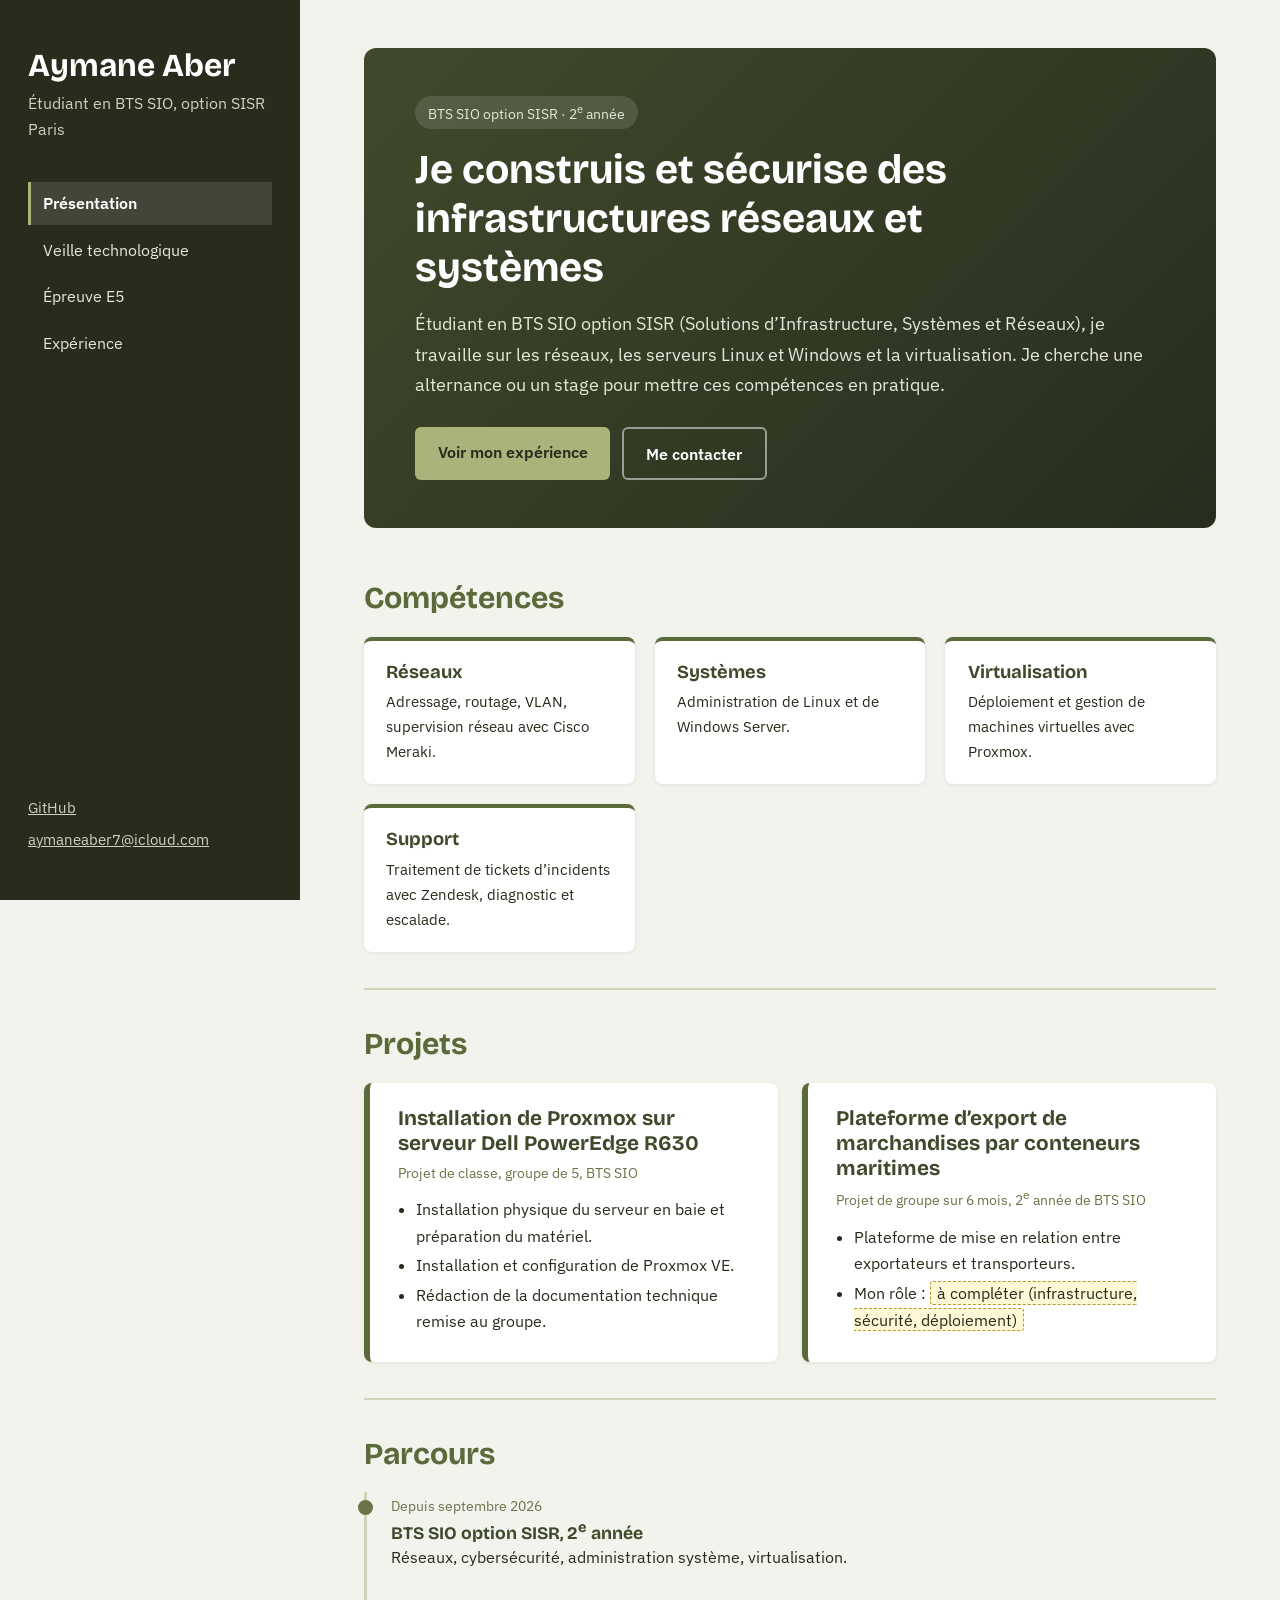
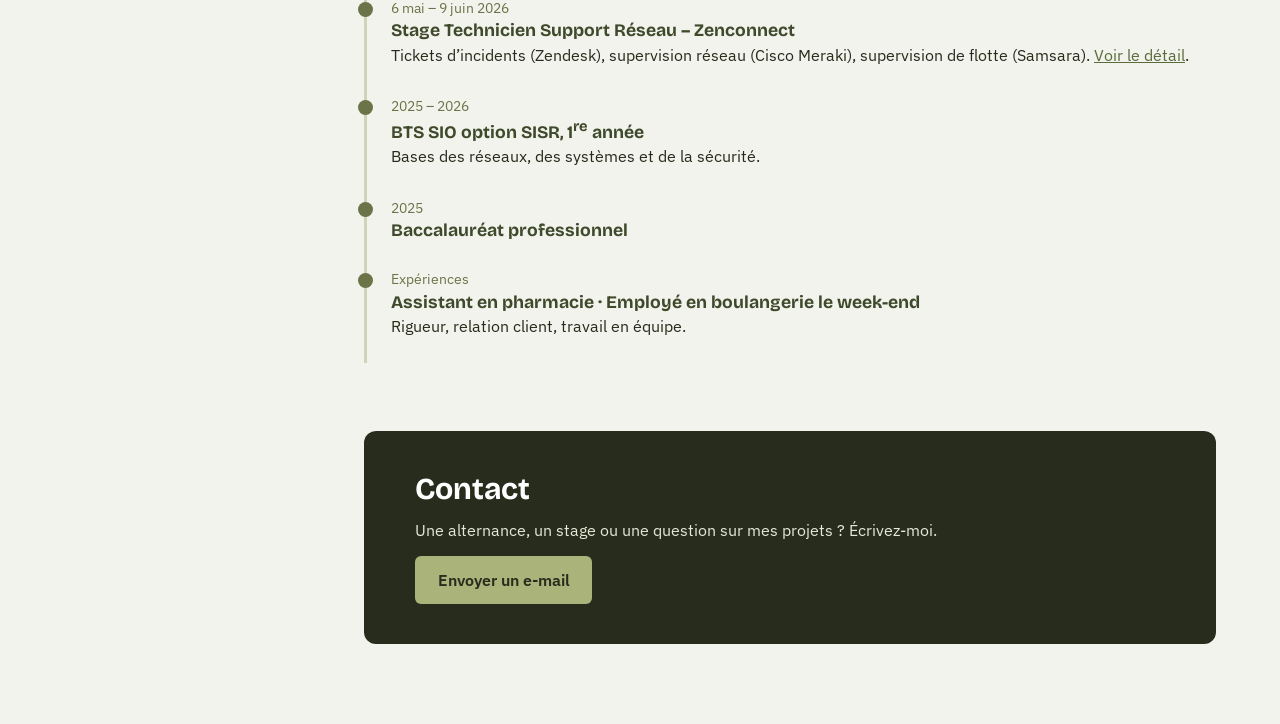
<file: index.html>
<!DOCTYPE html>
<html lang="fr">
<head>
    <meta charset="UTF-8">
    <meta name="viewport" content="width=device-width, initial-scale=1.0">
    <title>Aymane Aber – Portfolio BTS SIO SISR</title>
    <meta name="description" content="Portfolio d’Aymane Aber, étudiant en BTS SIO option SISR : réseaux, systèmes, virtualisation et cybersécurité.">
    <link rel="stylesheet" href="couleur.css">
</head>
<body>

<aside>
    <div>
        <p class="nom">Aymane Aber</p>
        <p class="role">Étudiant en BTS SIO, option SISR<br>Paris</p>
    </div>

    <nav aria-label="Navigation principale">
        <a href="index.html" aria-current="page">Présentation</a>
        <a href="veille.html">Veille technologique</a>
        <a href="e5.html">Épreuve E5</a>
        <a href="exp.html">Expérience</a>
    </nav>

    <p class="liens">
        <a href="https://github.com/Pekno09">GitHub</a>
        <a href="mailto:aymaneaber7@icloud.com">aymaneaber7@icloud.com</a>
    </p>
</aside>

<main class="accueil">

    <div class="hero" id="apropos">
        <span class="etiquette">BTS SIO option SISR · 2<sup>e</sup> année</span>
        <h1>Je construis et sécurise des infrastructures réseaux et systèmes</h1>
        <p>
            Étudiant en BTS SIO option SISR (Solutions d’Infrastructure, Systèmes et Réseaux), je travaille sur les réseaux,
            les serveurs Linux et Windows et la virtualisation. Je cherche une alternance ou un stage pour mettre
            ces compétences en pratique.
        </p>
        <div class="actions">
            <a class="bouton" href="exp.html">Voir mon expérience</a>
            <a class="bouton second" href="#contact">Me contacter</a>
        </div>
    </div>

    <section id="competences">
        <h2>Compétences</h2>
        <div class="competences">
            <div><h3>Réseaux</h3><p>Adressage, routage, VLAN, supervision réseau avec Cisco Meraki.</p></div>
            <div><h3>Systèmes</h3><p>Administration de Linux et de Windows Server.</p></div>
            <div><h3>Virtualisation</h3><p>Déploiement et gestion de machines virtuelles avec Proxmox.</p></div>
            <div><h3>Support</h3><p>Traitement de tickets d’incidents avec Zendesk, diagnostic et escalade.</p></div>
        </div>
    </section>

    <section id="projets">
        <h2>Projets</h2>
        <div class="projets-grille">
            <article class="projet">
                <h3>Installation de Proxmox sur serveur Dell PowerEdge R630</h3>
                <p class="meta">Projet de classe, groupe de 5, BTS SIO</p>
                <ul>
                    <li>Installation physique du serveur en baie et préparation du matériel.</li>
                    <li>Installation et configuration de Proxmox VE.</li>
                    <li>Rédaction de la documentation technique remise au groupe.</li>
                </ul>
            </article>
            <article class="projet">
                <h3>Plateforme d’export de marchandises par conteneurs maritimes</h3>
                <p class="meta">Projet de groupe sur 6 mois, 2<sup>e</sup> année de BTS SIO</p>
                <ul>
                    <li>Plateforme de mise en relation entre exportateurs et transporteurs.</li>
                    <li>Mon rôle : <span class="todo">à compléter (infrastructure, sécurité, déploiement)</span></li>
                </ul>
            </article>
        </div>
    </section>

    <section id="parcours">
        <h2>Parcours</h2>
        <ul class="parcours">
            <li><span class="date">Depuis septembre 2026</span><h3>BTS SIO option SISR, 2<sup>e</sup> année</h3><p>Réseaux, cybersécurité, administration système, virtualisation.</p></li>
            <li><span class="date">6 mai – 9 juin 2026</span><h3>Stage Technicien Support Réseau – Zenconnect</h3><p>Tickets d’incidents (Zendesk), supervision réseau (Cisco Meraki), supervision de flotte (Samsara). <a href="exp.html">Voir le détail</a>.</p></li>
            <li><span class="date">2025 – 2026</span><h3>BTS SIO option SISR, 1<sup>re</sup> année</h3><p>Bases des réseaux, des systèmes et de la sécurité.</p></li>
            <li><span class="date">2025</span><h3>Baccalauréat professionnel</h3></li>
            <li><span class="date">Expériences</span><h3>Assistant en pharmacie · Employé en boulangerie le week-end</h3><p>Rigueur, relation client, travail en équipe.</p></li>
        </ul>
    </section>

    <section id="contact" class="contact-box">
        <h2>Contact</h2>
        <p>Une alternance, un stage ou une question sur mes projets ? Écrivez-moi.</p>
        <a class="bouton" href="mailto:aymaneaber7@icloud.com">Envoyer un e-mail</a>
    </section>
</main>

</body>
</html>
</file>
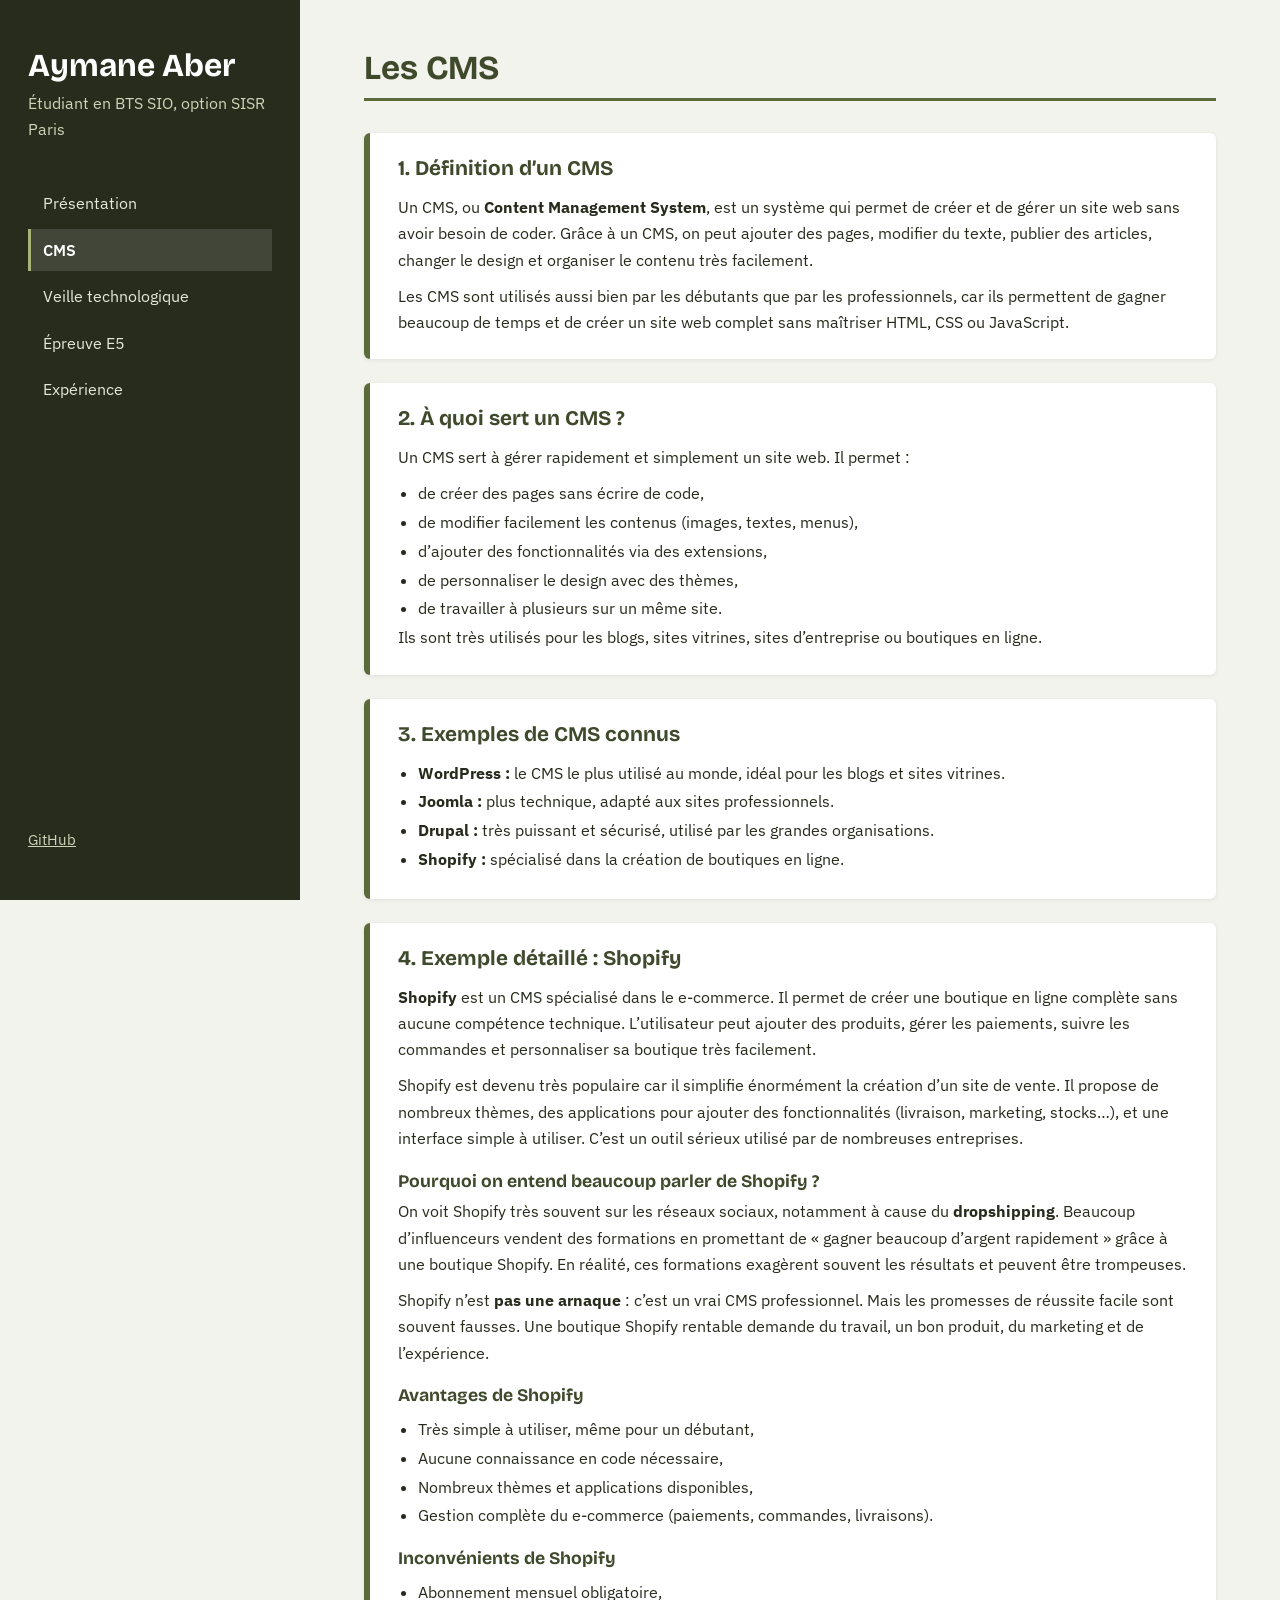
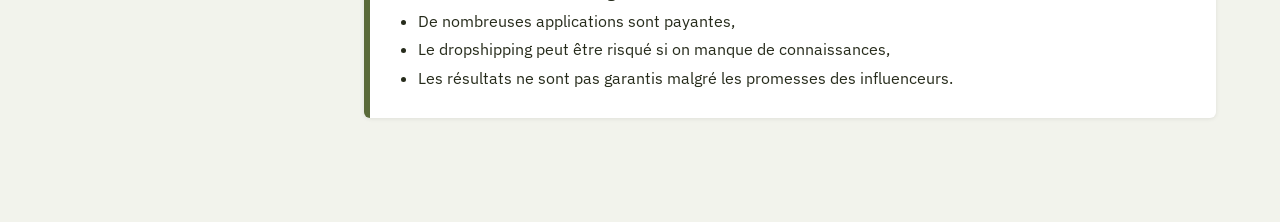
<file: cms.html>
<!DOCTYPE html>
<html lang="fr">
<head>
    <meta charset="UTF-8">
    <meta name="viewport" content="width=device-width, initial-scale=1.0">
    <title>Les CMS - Portfolio</title>
    <link rel="stylesheet" href="couleur.css">
</head>
<body>

<aside>
    <div>
        <p class="nom">Aymane Aber</p>
        <p class="role">Étudiant en BTS SIO, option SISR<br>Paris</p>
    </div>

    <nav aria-label="Navigation principale">
        <a href="index.html">Présentation</a>
        <a href="cms.html" aria-current="page">CMS</a>
        <a href="veille.html">Veille technologique</a>
        <a href="e5.html">Épreuve E5</a>
        <a href="exp.html">Expérience</a>
    </nav>

    <p class="liens"><a href="https://github.com/Pekno09">GitHub</a></p>
</aside>

<main>
    <h1>Les CMS</h1>

    <section class="carte">
        <h2>1. Définition d’un CMS</h2>
        <p>
            Un CMS, ou <b>Content Management System</b>, est un système qui permet de créer et de gérer un site web
            sans avoir besoin de coder. Grâce à un CMS, on peut ajouter des pages, modifier du texte, publier des articles,
            changer le design et organiser le contenu très facilement.
        </p>
        <p>
            Les CMS sont utilisés aussi bien par les débutants que par les professionnels, car ils permettent de gagner
            beaucoup de temps et de créer un site web complet sans maîtriser HTML, CSS ou JavaScript.
        </p>
    </section>

    <section class="carte">
        <h2>2. À quoi sert un CMS ?</h2>
        <p>Un CMS sert à gérer rapidement et simplement un site web. Il permet :</p>
        <ul>
            <li>de créer des pages sans écrire de code,</li>
            <li>de modifier facilement les contenus (images, textes, menus),</li>
            <li>d’ajouter des fonctionnalités via des extensions,</li>
            <li>de personnaliser le design avec des thèmes,</li>
            <li>de travailler à plusieurs sur un même site.</li>
        </ul>
        <p>Ils sont très utilisés pour les blogs, sites vitrines, sites d’entreprise ou boutiques en ligne.</p>
    </section>

    <section class="carte">
        <h2>3. Exemples de CMS connus</h2>
        <ul>
            <li><b>WordPress :</b> le CMS le plus utilisé au monde, idéal pour les blogs et sites vitrines.</li>
            <li><b>Joomla :</b> plus technique, adapté aux sites professionnels.</li>
            <li><b>Drupal :</b> très puissant et sécurisé, utilisé par les grandes organisations.</li>
            <li><b>Shopify :</b> spécialisé dans la création de boutiques en ligne.</li>
        </ul>
    </section>

    <section class="carte">
        <h2>4. Exemple détaillé : Shopify</h2>

        <p>
            <b>Shopify</b> est un CMS spécialisé dans le e-commerce. Il permet de créer une boutique en ligne complète
            sans aucune compétence technique. L’utilisateur peut ajouter des produits, gérer les paiements, suivre les
            commandes et personnaliser sa boutique très facilement.
        </p>
        <p>
            Shopify est devenu très populaire car il simplifie énormément la création d’un site de vente. Il propose
            de nombreux thèmes, des applications pour ajouter des fonctionnalités (livraison, marketing, stocks…),
            et une interface simple à utiliser. C’est un outil sérieux utilisé par de nombreuses entreprises.
        </p>

        <h3>Pourquoi on entend beaucoup parler de Shopify ?</h3>
        <p>
            On voit Shopify très souvent sur les réseaux sociaux, notamment à cause du <b>dropshipping</b>.
            Beaucoup d’influenceurs vendent des formations en promettant de « gagner beaucoup d’argent rapidement »
            grâce à une boutique Shopify. En réalité, ces formations exagèrent souvent les résultats et peuvent être trompeuses.
        </p>
        <p>
            Shopify n’est <b>pas une arnaque</b> : c’est un vrai CMS professionnel.
            Mais les promesses de réussite facile sont souvent fausses. Une boutique Shopify rentable demande du travail,
            un bon produit, du marketing et de l’expérience.
        </p>

        <h3>Avantages de Shopify</h3>
        <ul>
            <li>Très simple à utiliser, même pour un débutant,</li>
            <li>Aucune connaissance en code nécessaire,</li>
            <li>Nombreux thèmes et applications disponibles,</li>
            <li>Gestion complète du e-commerce (paiements, commandes, livraisons).</li>
        </ul>

        <h3>Inconvénients de Shopify</h3>
        <ul>
            <li>Abonnement mensuel obligatoire,</li>
            <li>De nombreuses applications sont payantes,</li>
            <li>Le dropshipping peut être risqué si on manque de connaissances,</li>
            <li>Les résultats ne sont pas garantis malgré les promesses des influenceurs.</li>
        </ul>
    </section>
</main>

</body>
</html>
</file>
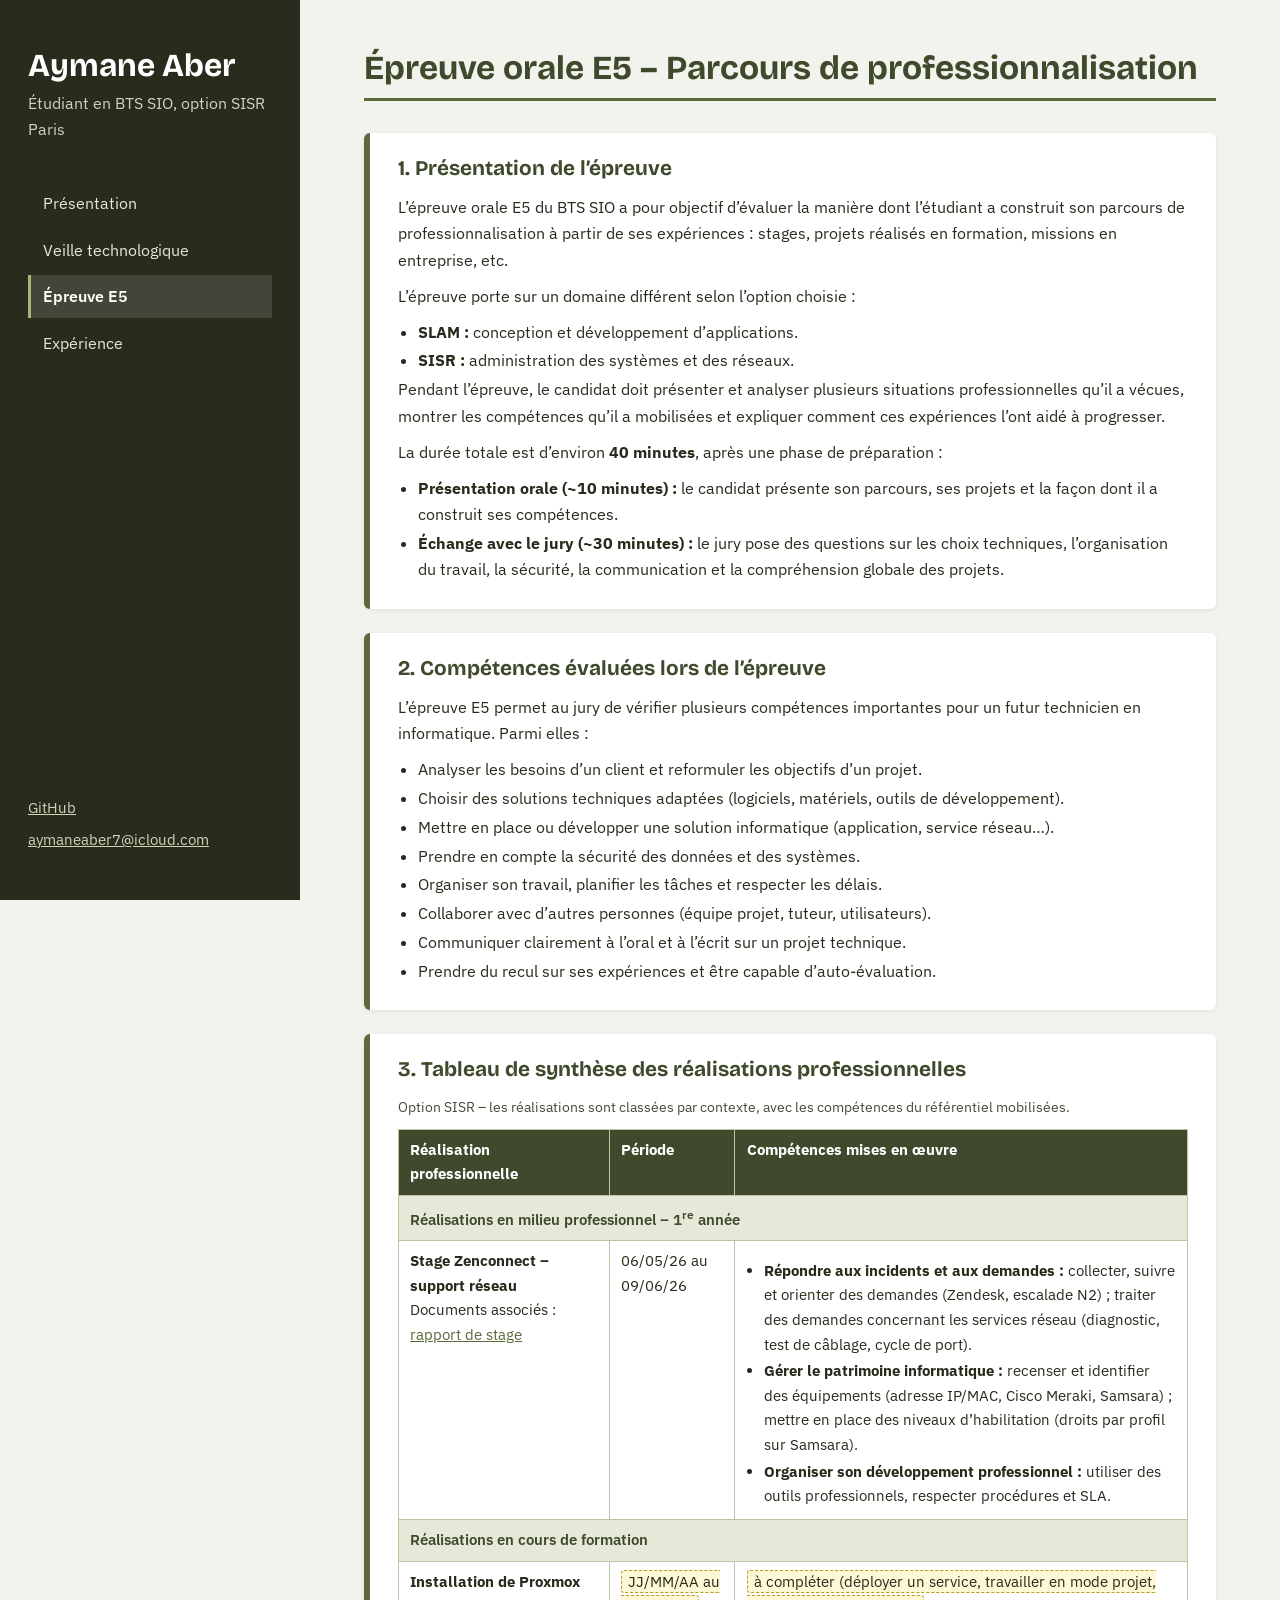
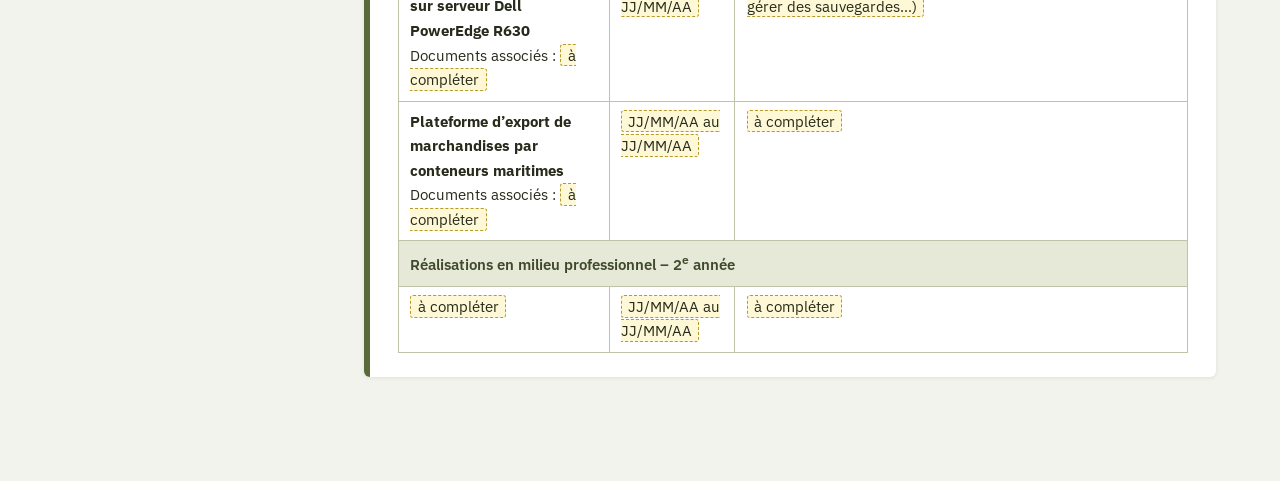
<file: e5.html>
<!DOCTYPE html>
<html lang="fr">
<head>
    <meta charset="UTF-8">
    <meta name="viewport" content="width=device-width, initial-scale=1.0">
    <title>Épreuve E5 - Portfolio</title>
    <link rel="stylesheet" href="couleur.css">
</head>
<body>

<aside>
    <div>
        <p class="nom">Aymane Aber</p>
        <p class="role">Étudiant en BTS SIO, option SISR<br>Paris</p>
    </div>

    <nav aria-label="Navigation principale">
        <a href="index.html">Présentation</a>
        <a href="veille.html">Veille technologique</a>
        <a href="e5.html" aria-current="page">Épreuve E5</a>
        <a href="exp.html">Expérience</a>
    </nav>

    <p class="liens">
        <a href="https://github.com/Pekno09">GitHub</a>
        <a href="mailto:aymaneaber7@icloud.com">aymaneaber7@icloud.com</a>
    </p>
</aside>

<main>
    <h1>Épreuve orale E5 – Parcours de professionnalisation</h1>

    <section class="carte">
        <h2>1. Présentation de l’épreuve</h2>
        <p>
            L’épreuve orale E5 du BTS SIO a pour objectif d’évaluer la manière dont l’étudiant a construit son
            parcours de professionnalisation à partir de ses expériences : stages, projets réalisés en formation,
            missions en entreprise, etc.
        </p>
        <p>L’épreuve porte sur un domaine différent selon l’option choisie :</p>
        <ul>
            <li><b>SLAM :</b> conception et développement d’applications.</li>
            <li><b>SISR :</b> administration des systèmes et des réseaux.</li>
        </ul>
        <p>
            Pendant l’épreuve, le candidat doit présenter et analyser plusieurs situations professionnelles
            qu’il a vécues, montrer les compétences qu’il a mobilisées et expliquer comment ces expériences
            l’ont aidé à progresser.
        </p>
        <p>La durée totale est d’environ <b>40 minutes</b>, après une phase de préparation :</p>
        <ul>
            <li><b>Présentation orale (~10 minutes) :</b> le candidat présente son parcours, ses projets
                et la façon dont il a construit ses compétences.</li>
            <li><b>Échange avec le jury (~30 minutes) :</b> le jury pose des questions sur les choix
                techniques, l’organisation du travail, la sécurité, la communication et la compréhension
                globale des projets.</li>
        </ul>
    </section>

    <section class="carte">
        <h2>2. Compétences évaluées lors de l’épreuve</h2>
        <p>
            L’épreuve E5 permet au jury de vérifier plusieurs compétences importantes pour un futur
            technicien en informatique. Parmi elles :
        </p>
        <ul>
            <li>Analyser les besoins d’un client et reformuler les objectifs d’un projet.</li>
            <li>Choisir des solutions techniques adaptées (logiciels, matériels, outils de développement).</li>
            <li>Mettre en place ou développer une solution informatique (application, service réseau…).</li>
            <li>Prendre en compte la sécurité des données et des systèmes.</li>
            <li>Organiser son travail, planifier les tâches et respecter les délais.</li>
            <li>Collaborer avec d’autres personnes (équipe projet, tuteur, utilisateurs).</li>
            <li>Communiquer clairement à l’oral et à l’écrit sur un projet technique.</li>
            <li>Prendre du recul sur ses expériences et être capable d’auto-évaluation.</li>
        </ul>
    </section>

    <section class="carte">
        <h2>3. Tableau de synthèse des réalisations professionnelles</h2>
        <p class="note">Option SISR – les réalisations sont classées par contexte, avec les compétences du référentiel mobilisées.</p>

        <div class="defile">
            <table class="synthese">
                <thead>
                    <tr>
                        <th>Réalisation professionnelle</th>
                        <th>Période</th>
                        <th>Compétences mises en œuvre</th>
                    </tr>
                </thead>
                <tbody>
                    <tr class="bande"><td colspan="3">Réalisations en milieu professionnel – 1<sup>re</sup> année</td></tr>
                    <tr>
                        <td>
                            <b>Stage Zenconnect – support réseau</b><br>
                            Documents associés : <a href="ZENRAPPORT.pdf" target="_blank" rel="noopener">rapport de stage</a>
                        </td>
                        <td>06/05/26 au 09/06/26</td>
                        <td>
                            <ul>
                                <li><b>Répondre aux incidents et aux demandes :</b> collecter, suivre et orienter des demandes (Zendesk, escalade N2) ; traiter des demandes concernant les services réseau (diagnostic, test de câblage, cycle de port).</li>
                                <li><b>Gérer le patrimoine informatique :</b> recenser et identifier des équipements (adresse IP/MAC, Cisco Meraki, Samsara) ; mettre en place des niveaux d’habilitation (droits par profil sur Samsara).</li>
                                <li><b>Organiser son développement professionnel :</b> utiliser des outils professionnels, respecter procédures et SLA.</li>
                            </ul>
                        </td>
                    </tr>

                    <tr class="bande"><td colspan="3">Réalisations en cours de formation</td></tr>
                    <tr>
                        <td>
                            <b>Installation de Proxmox sur serveur Dell PowerEdge R630</b><br>
                            Documents associés : <span class="todo">à compléter</span>
                        </td>
                        <td><span class="todo">JJ/MM/AA au JJ/MM/AA</span></td>
                        <td><span class="todo">à compléter (déployer un service, travailler en mode projet, gérer des sauvegardes…)</span></td>
                    </tr>
                    <tr>
                        <td>
                            <b>Plateforme d’export de marchandises par conteneurs maritimes</b><br>
                            Documents associés : <span class="todo">à compléter</span>
                        </td>
                        <td><span class="todo">JJ/MM/AA au JJ/MM/AA</span></td>
                        <td><span class="todo">à compléter</span></td>
                    </tr>

                    <tr class="bande"><td colspan="3">Réalisations en milieu professionnel – 2<sup>e</sup> année</td></tr>
                    <tr>
                        <td><span class="todo">à compléter</span></td>
                        <td><span class="todo">JJ/MM/AA au JJ/MM/AA</span></td>
                        <td><span class="todo">à compléter</span></td>
                    </tr>
                </tbody>
            </table>
        </div>
    </section>
</main>

</body>
</html>
</file>
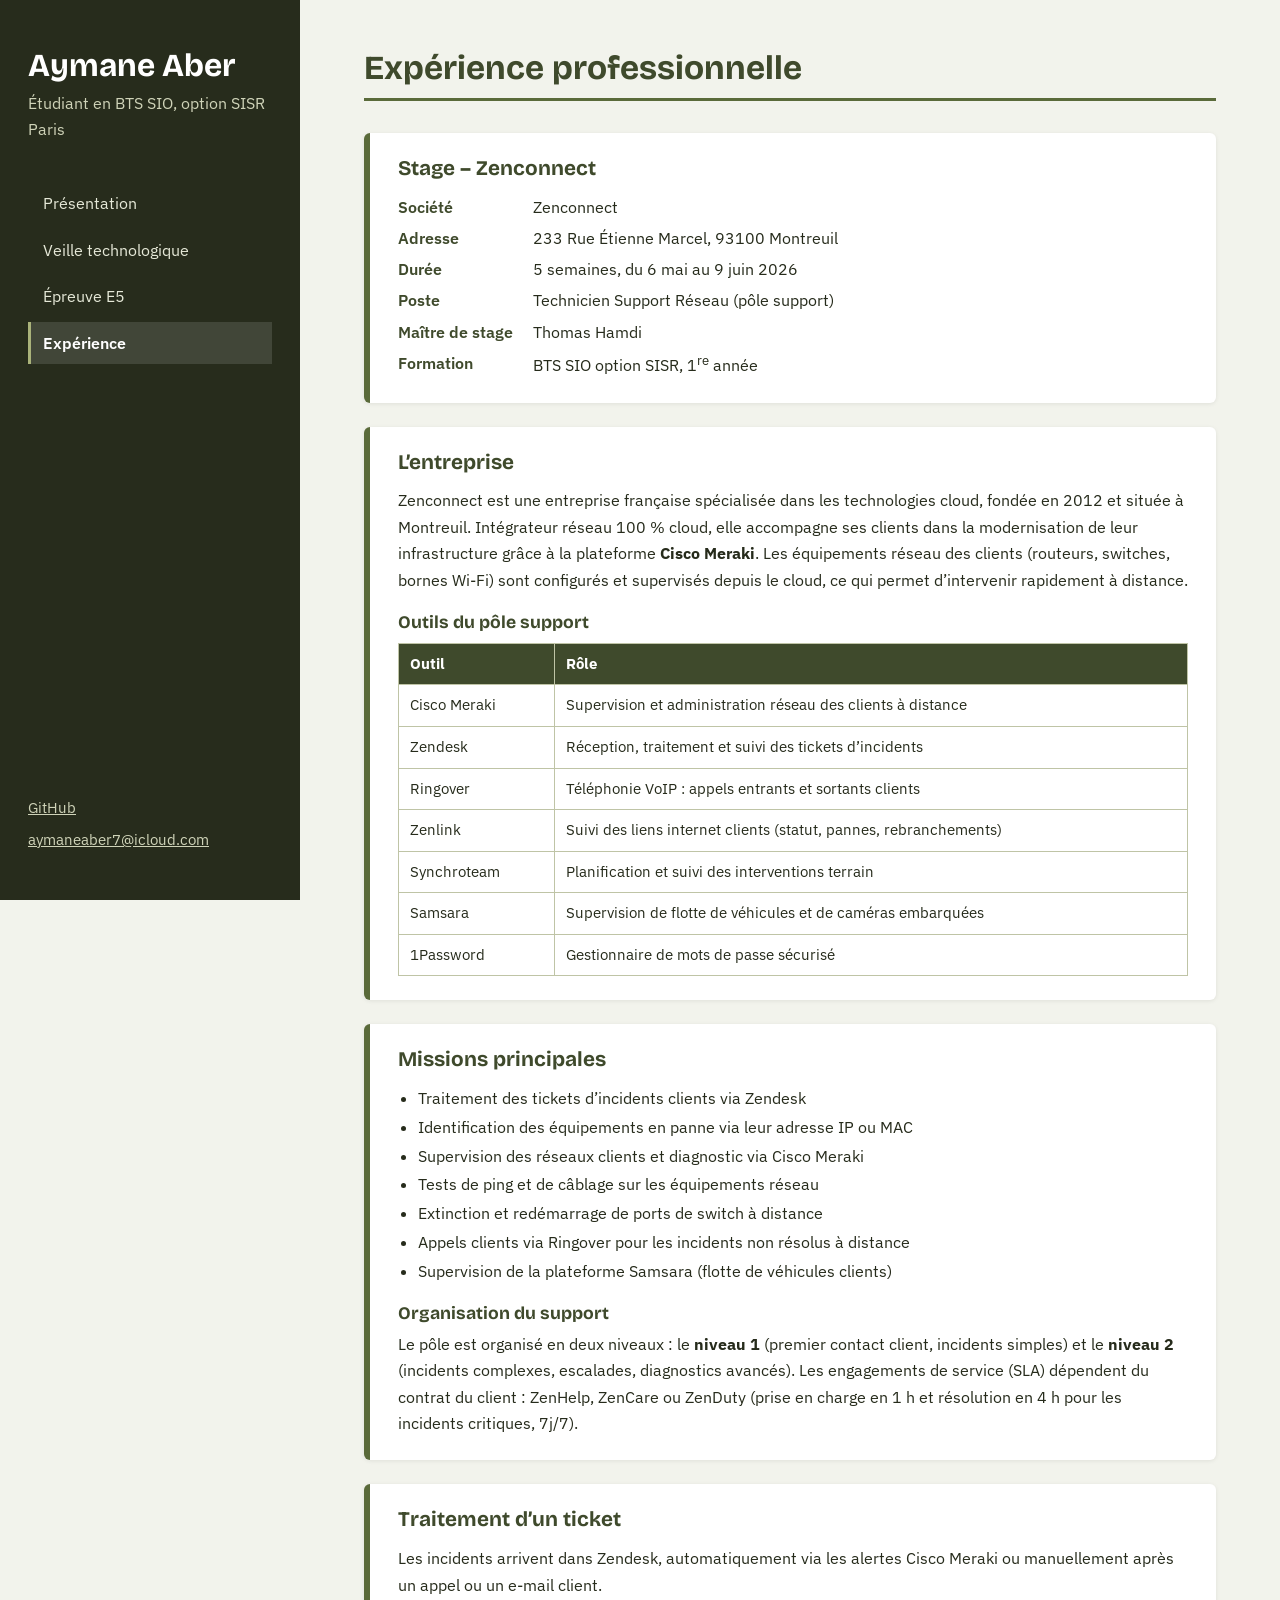
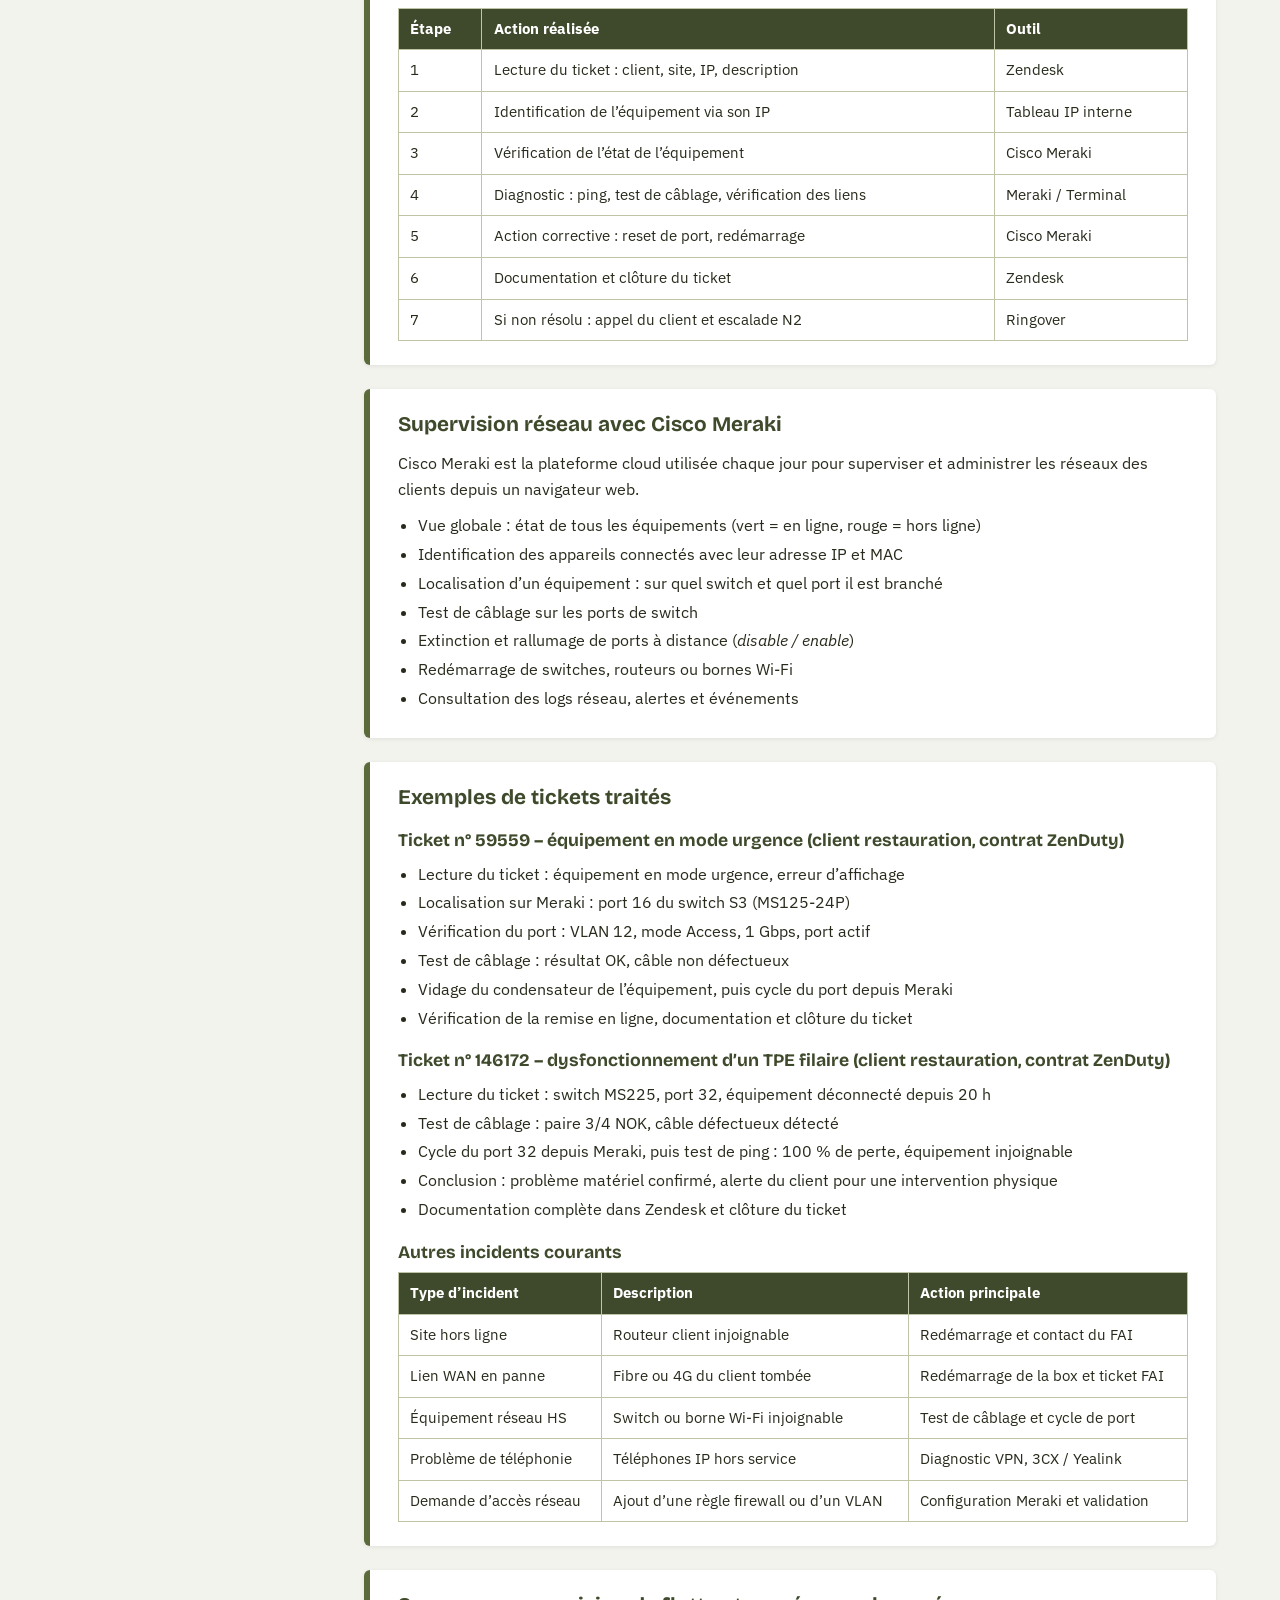
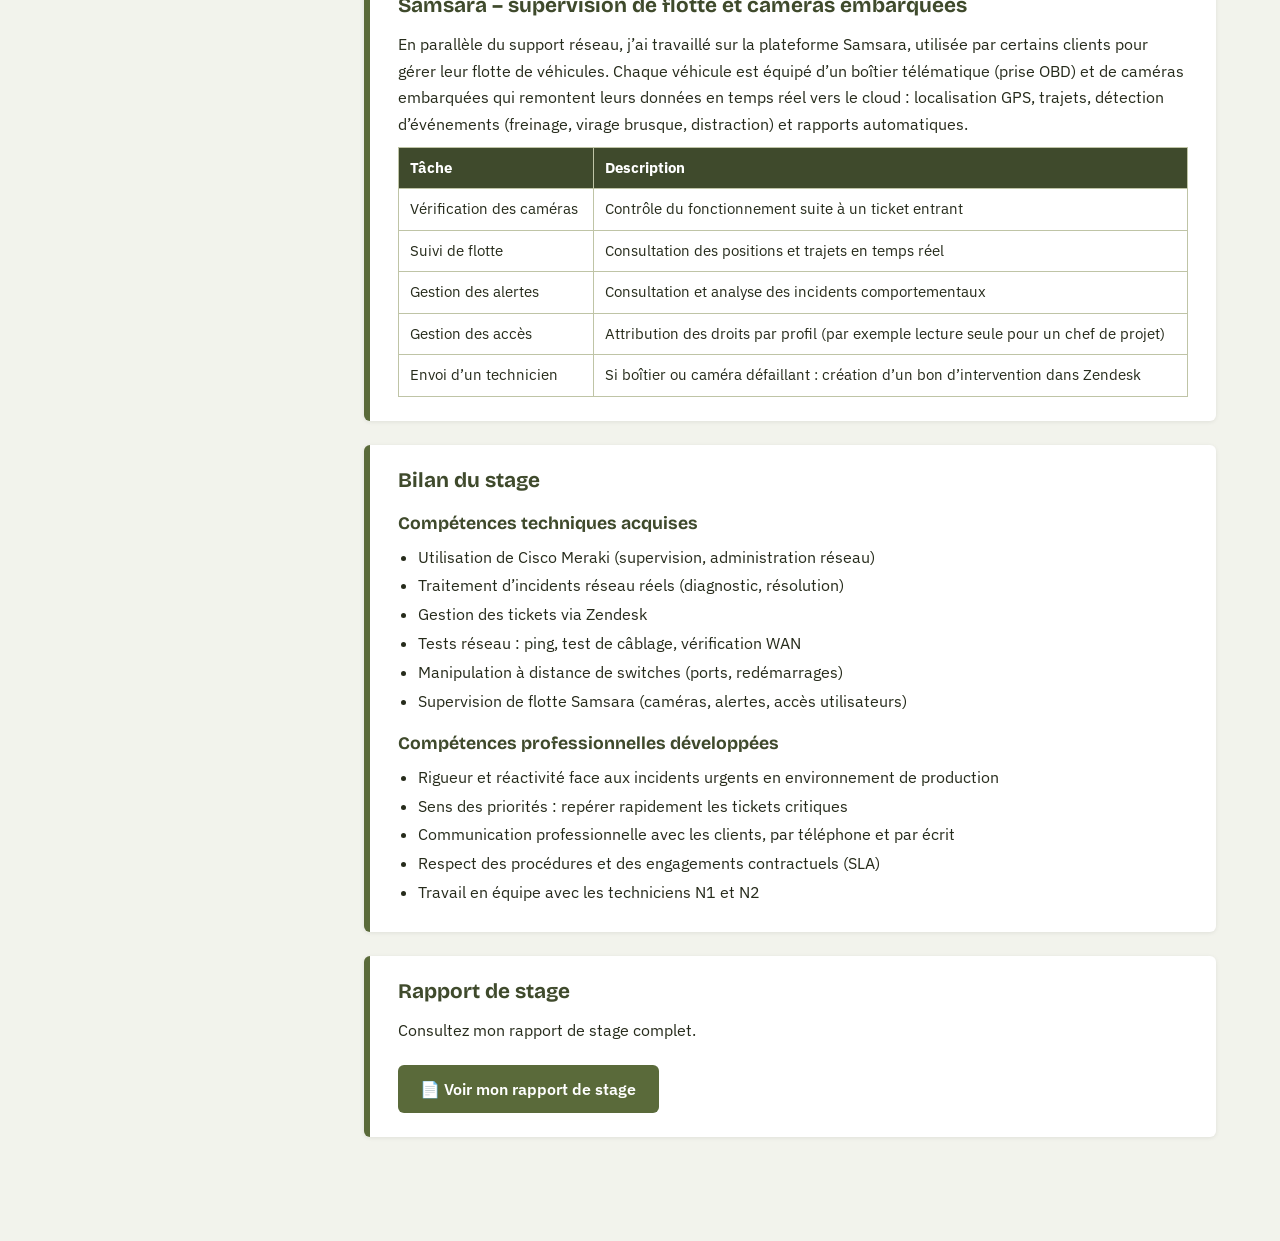
<file: exp.html>
<!DOCTYPE html>
<html lang="fr">
<head>
    <meta charset="UTF-8">
    <meta name="viewport" content="width=device-width, initial-scale=1.0">
    <title>Expérience - Portfolio</title>
    <link rel="stylesheet" href="couleur.css">
</head>
<body>

<aside>
    <div>
        <p class="nom">Aymane Aber</p>
        <p class="role">Étudiant en BTS SIO, option SISR<br>Paris</p>
    </div>

    <nav aria-label="Navigation principale">
        <a href="index.html">Présentation</a>
        <a href="veille.html">Veille technologique</a>
        <a href="e5.html">Épreuve E5</a>
        <a href="exp.html" aria-current="page">Expérience</a>
    </nav>

    <p class="liens">
        <a href="https://github.com/Pekno09">GitHub</a>
        <a href="mailto:aymaneaber7@icloud.com">aymaneaber7@icloud.com</a>
    </p>
</aside>

<main>
    <h1>Expérience professionnelle</h1>

    <section class="carte">
        <h2>Stage – Zenconnect</h2>
        <dl class="info">
            <dt>Société</dt><dd>Zenconnect</dd>
            <dt>Adresse</dt><dd>233 Rue Étienne Marcel, 93100 Montreuil</dd>
            <dt>Durée</dt><dd>5 semaines, du 6 mai au 9 juin 2026</dd>
            <dt>Poste</dt><dd>Technicien Support Réseau (pôle support)</dd>
            <dt>Maître de stage</dt><dd>Thomas Hamdi</dd>
            <dt>Formation</dt><dd>BTS SIO option SISR, 1<sup>re</sup> année</dd>
        </dl>
    </section>

    <section class="carte">
        <h2>L’entreprise</h2>
        <p>
            Zenconnect est une entreprise française spécialisée dans les technologies cloud, fondée en 2012 et située à Montreuil.
            Intégrateur réseau 100 % cloud, elle accompagne ses clients dans la modernisation de leur infrastructure grâce à la
            plateforme <b>Cisco Meraki</b>. Les équipements réseau des clients (routeurs, switches, bornes Wi-Fi) sont configurés et
            supervisés depuis le cloud, ce qui permet d’intervenir rapidement à distance.
        </p>
        <h3>Outils du pôle support</h3>
        <div class="defile">
            <table class="journal">
                <thead><tr><th>Outil</th><th>Rôle</th></tr></thead>
                <tbody>
                    <tr><td>Cisco Meraki</td><td>Supervision et administration réseau des clients à distance</td></tr>
                    <tr><td>Zendesk</td><td>Réception, traitement et suivi des tickets d’incidents</td></tr>
                    <tr><td>Ringover</td><td>Téléphonie VoIP : appels entrants et sortants clients</td></tr>
                    <tr><td>Zenlink</td><td>Suivi des liens internet clients (statut, pannes, rebranchements)</td></tr>
                    <tr><td>Synchroteam</td><td>Planification et suivi des interventions terrain</td></tr>
                    <tr><td>Samsara</td><td>Supervision de flotte de véhicules et de caméras embarquées</td></tr>
                    <tr><td>1Password</td><td>Gestionnaire de mots de passe sécurisé</td></tr>
                </tbody>
            </table>
        </div>
    </section>

    <section class="carte">
        <h2>Missions principales</h2>
        <ul>
            <li>Traitement des tickets d’incidents clients via Zendesk</li>
            <li>Identification des équipements en panne via leur adresse IP ou MAC</li>
            <li>Supervision des réseaux clients et diagnostic via Cisco Meraki</li>
            <li>Tests de ping et de câblage sur les équipements réseau</li>
            <li>Extinction et redémarrage de ports de switch à distance</li>
            <li>Appels clients via Ringover pour les incidents non résolus à distance</li>
            <li>Supervision de la plateforme Samsara (flotte de véhicules clients)</li>
        </ul>
        <h3>Organisation du support</h3>
        <p>
            Le pôle est organisé en deux niveaux : le <b>niveau 1</b> (premier contact client, incidents simples)
            et le <b>niveau 2</b> (incidents complexes, escalades, diagnostics avancés).
            Les engagements de service (SLA) dépendent du contrat du client : ZenHelp, ZenCare ou ZenDuty
            (prise en charge en 1 h et résolution en 4 h pour les incidents critiques, 7j/7).
        </p>
    </section>

    <section class="carte">
        <h2>Traitement d’un ticket</h2>
        <p>Les incidents arrivent dans Zendesk, automatiquement via les alertes Cisco Meraki ou manuellement après un appel ou un e-mail client.</p>
        <div class="defile">
            <table class="journal">
                <thead><tr><th>Étape</th><th>Action réalisée</th><th>Outil</th></tr></thead>
                <tbody>
                    <tr><td>1</td><td>Lecture du ticket : client, site, IP, description</td><td>Zendesk</td></tr>
                    <tr><td>2</td><td>Identification de l’équipement via son IP</td><td>Tableau IP interne</td></tr>
                    <tr><td>3</td><td>Vérification de l’état de l’équipement</td><td>Cisco Meraki</td></tr>
                    <tr><td>4</td><td>Diagnostic : ping, test de câblage, vérification des liens</td><td>Meraki / Terminal</td></tr>
                    <tr><td>5</td><td>Action corrective : reset de port, redémarrage</td><td>Cisco Meraki</td></tr>
                    <tr><td>6</td><td>Documentation et clôture du ticket</td><td>Zendesk</td></tr>
                    <tr><td>7</td><td>Si non résolu : appel du client et escalade N2</td><td>Ringover</td></tr>
                </tbody>
            </table>
        </div>
    </section>

    <section class="carte">
        <h2>Supervision réseau avec Cisco Meraki</h2>
        <p>Cisco Meraki est la plateforme cloud utilisée chaque jour pour superviser et administrer les réseaux des clients depuis un navigateur web.</p>
        <ul>
            <li>Vue globale : état de tous les équipements (vert = en ligne, rouge = hors ligne)</li>
            <li>Identification des appareils connectés avec leur adresse IP et MAC</li>
            <li>Localisation d’un équipement : sur quel switch et quel port il est branché</li>
            <li>Test de câblage sur les ports de switch</li>
            <li>Extinction et rallumage de ports à distance (<i>disable / enable</i>)</li>
            <li>Redémarrage de switches, routeurs ou bornes Wi-Fi</li>
            <li>Consultation des logs réseau, alertes et événements</li>
        </ul>
    </section>

    <section class="carte">
        <h2>Exemples de tickets traités</h2>

        <h3>Ticket n° 59559 – équipement en mode urgence (client restauration, contrat ZenDuty)</h3>
        <ul>
            <li>Lecture du ticket : équipement en mode urgence, erreur d’affichage</li>
            <li>Localisation sur Meraki : port 16 du switch S3 (MS125-24P)</li>
            <li>Vérification du port : VLAN 12, mode Access, 1 Gbps, port actif</li>
            <li>Test de câblage : résultat OK, câble non défectueux</li>
            <li>Vidage du condensateur de l’équipement, puis cycle du port depuis Meraki</li>
            <li>Vérification de la remise en ligne, documentation et clôture du ticket</li>
        </ul>

        <h3>Ticket n° 146172 – dysfonctionnement d’un TPE filaire (client restauration, contrat ZenDuty)</h3>
        <ul>
            <li>Lecture du ticket : switch MS225, port 32, équipement déconnecté depuis 20 h</li>
            <li>Test de câblage : paire 3/4 NOK, câble défectueux détecté</li>
            <li>Cycle du port 32 depuis Meraki, puis test de ping : 100 % de perte, équipement injoignable</li>
            <li>Conclusion : problème matériel confirmé, alerte du client pour une intervention physique</li>
            <li>Documentation complète dans Zendesk et clôture du ticket</li>
        </ul>

        <h3>Autres incidents courants</h3>
        <div class="defile">
            <table class="journal">
                <thead><tr><th>Type d’incident</th><th>Description</th><th>Action principale</th></tr></thead>
                <tbody>
                    <tr><td>Site hors ligne</td><td>Routeur client injoignable</td><td>Redémarrage et contact du FAI</td></tr>
                    <tr><td>Lien WAN en panne</td><td>Fibre ou 4G du client tombée</td><td>Redémarrage de la box et ticket FAI</td></tr>
                    <tr><td>Équipement réseau HS</td><td>Switch ou borne Wi-Fi injoignable</td><td>Test de câblage et cycle de port</td></tr>
                    <tr><td>Problème de téléphonie</td><td>Téléphones IP hors service</td><td>Diagnostic VPN, 3CX / Yealink</td></tr>
                    <tr><td>Demande d’accès réseau</td><td>Ajout d’une règle firewall ou d’un VLAN</td><td>Configuration Meraki et validation</td></tr>
                </tbody>
            </table>
        </div>
    </section>

    <section class="carte">
        <h2>Samsara – supervision de flotte et caméras embarquées</h2>
        <p>
            En parallèle du support réseau, j’ai travaillé sur la plateforme Samsara, utilisée par certains clients pour gérer
            leur flotte de véhicules. Chaque véhicule est équipé d’un boîtier télématique (prise OBD) et de caméras embarquées
            qui remontent leurs données en temps réel vers le cloud : localisation GPS, trajets, détection d’événements
            (freinage, virage brusque, distraction) et rapports automatiques.
        </p>
        <div class="defile">
            <table class="journal">
                <thead><tr><th>Tâche</th><th>Description</th></tr></thead>
                <tbody>
                    <tr><td>Vérification des caméras</td><td>Contrôle du fonctionnement suite à un ticket entrant</td></tr>
                    <tr><td>Suivi de flotte</td><td>Consultation des positions et trajets en temps réel</td></tr>
                    <tr><td>Gestion des alertes</td><td>Consultation et analyse des incidents comportementaux</td></tr>
                    <tr><td>Gestion des accès</td><td>Attribution des droits par profil (par exemple lecture seule pour un chef de projet)</td></tr>
                    <tr><td>Envoi d’un technicien</td><td>Si boîtier ou caméra défaillant : création d’un bon d’intervention dans Zendesk</td></tr>
                </tbody>
            </table>
        </div>
    </section>

    <section class="carte">
        <h2>Bilan du stage</h2>
        <h3>Compétences techniques acquises</h3>
        <ul>
            <li>Utilisation de Cisco Meraki (supervision, administration réseau)</li>
            <li>Traitement d’incidents réseau réels (diagnostic, résolution)</li>
            <li>Gestion des tickets via Zendesk</li>
            <li>Tests réseau : ping, test de câblage, vérification WAN</li>
            <li>Manipulation à distance de switches (ports, redémarrages)</li>
            <li>Supervision de flotte Samsara (caméras, alertes, accès utilisateurs)</li>
        </ul>
        <h3>Compétences professionnelles développées</h3>
        <ul>
            <li>Rigueur et réactivité face aux incidents urgents en environnement de production</li>
            <li>Sens des priorités : repérer rapidement les tickets critiques</li>
            <li>Communication professionnelle avec les clients, par téléphone et par écrit</li>
            <li>Respect des procédures et des engagements contractuels (SLA)</li>
            <li>Travail en équipe avec les techniciens N1 et N2</li>
        </ul>
    </section>

    <section class="carte">
        <h2>Rapport de stage</h2>
        <p>Consultez mon rapport de stage complet.</p>
        <p><a class="bouton" href="ZENRAPPORT.pdf" target="_blank" rel="noopener">📄 Voir mon rapport de stage</a></p>
    </section>
</main>

</body>
</html>
</file>
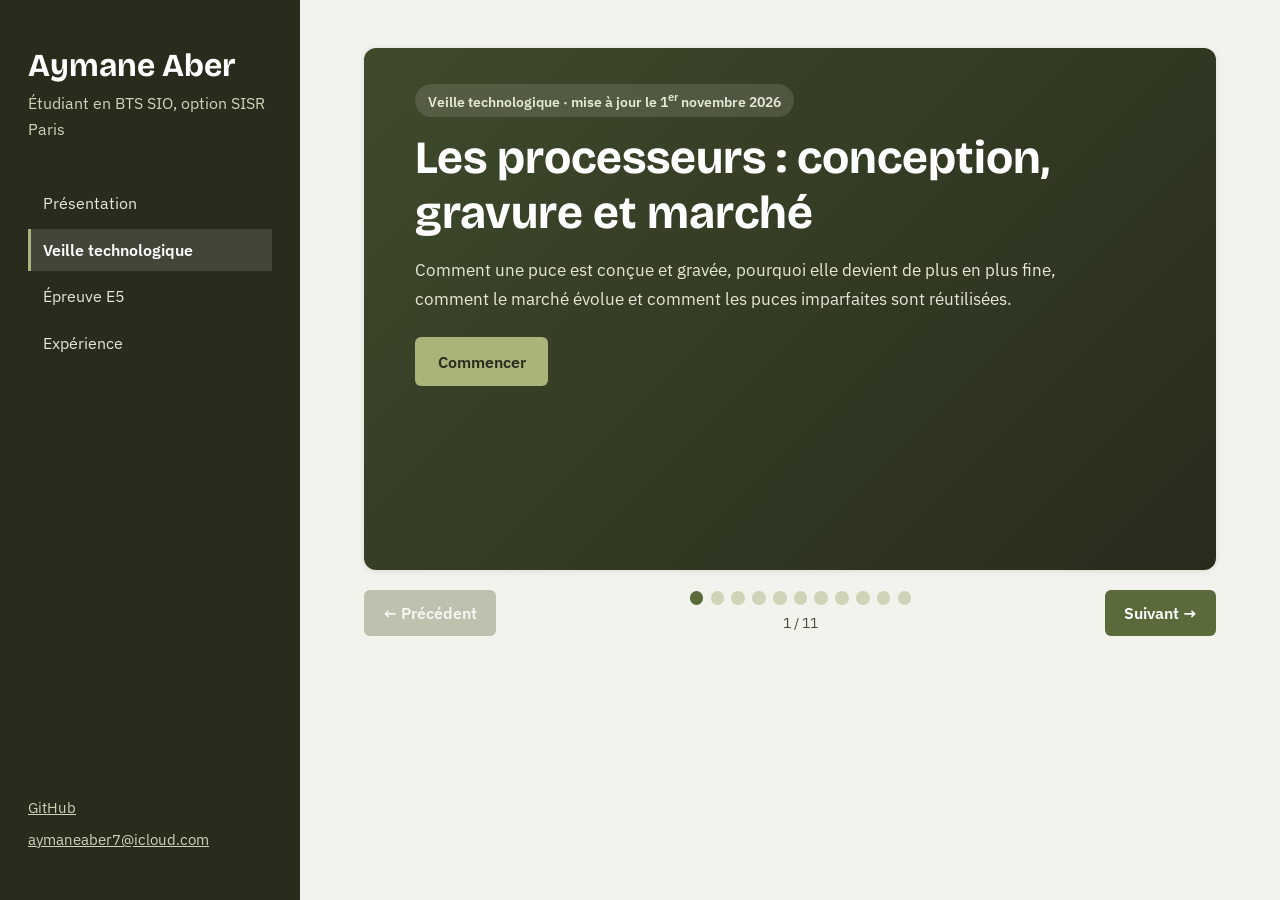
<file: veille.html>
<!DOCTYPE html>
<html lang="fr">
<head>
    <meta charset="UTF-8">
    <meta name="viewport" content="width=device-width, initial-scale=1.0">
    <title>Veille technologique - Portfolio</title>
    <link rel="stylesheet" href="couleur.css">
</head>
<body>

<aside>
    <div>
        <p class="nom">Aymane Aber</p>
        <p class="role">Étudiant en BTS SIO, option SISR<br>Paris</p>
    </div>

    <nav aria-label="Navigation principale">
        <a href="index.html">Présentation</a>
        <a href="veille.html" aria-current="page">Veille technologique</a>
        <a href="e5.html">Épreuve E5</a>
        <a href="exp.html">Expérience</a>
    </nav>

    <p class="liens">
        <a href="https://github.com/Pekno09">GitHub</a>
        <a href="mailto:aymaneaber7@icloud.com">aymaneaber7@icloud.com</a>
    </p>
</aside>

<main>
    <div id="diaporama">

        <!-- 1. Titre -->
        <section class="diapo titre" data-titre="Titre">
            <span class="etiquette">Veille technologique · mise à jour le 1<sup>er</sup> novembre 2026</span>
            <h1>Les processeurs : conception, gravure et marché</h1>
            <p>
                Comment une puce est conçue et gravée, pourquoi elle devient de plus en plus fine,
                comment le marché évolue et comment les puces imparfaites sont réutilisées.
            </p>
            <button type="button" class="bouton" data-suivant>Commencer</button>
        </section>

        <!-- 2. Définition -->
        <section class="diapo" data-titre="La veille">
            <span class="etiquette">Introduction</span>
            <h2>Qu’est-ce que la veille technologique ?</h2>
            <div class="deux-col">
                <div>
                    <h3>Définition</h3>
                    <p>
                        Un processus organisé et continu qui consiste à surveiller les évolutions techniques d’un domaine
                        (logiciels, matériels, réseaux, IA, cybersécurité…) : collecter, analyser et diffuser des informations
                        pertinentes pour anticiper les changements.
                    </p>
                </div>
                <div>
                    <h3>Pourquoi c’est important pour moi</h3>
                    <p>
                        Les technologies évoluent très vite. La veille permet de garder ses compétences à jour, de repérer
                        les tendances, d’anticiper les risques (fins de support, hausses de prix du matériel, ruptures
                        d’approvisionnement) et de montrer sa capacité à apprendre en autonomie.
                    </p>
                </div>
            </div>
        </section>

        <!-- 3. Méthode -->
        <section class="diapo" data-titre="Ma méthode">
            <span class="etiquette">Méthode</span>
            <h2>Ma méthode de veille</h2>
            <div class="etapes">
                <div class="etape"><b>Définir le périmètre</b><span>Les processeurs, de leur conception à leur fabrication, et l’évolution du marché.</span></div>
                <div class="etape"><b>Identifier les sources</b><span>Vidéo de vulgarisation d’Yvan Casta (<span class="todo">titre exact</span>), instituts d’analyse (Counterpoint, TrendForce, IDC), presse spécialisée (Bits&amp;Chips, Macworld, MacRumors).</span></div>
                <div class="etape"><b>Mettre en place des outils</b><span><span class="todo">à compléter (flux RSS, newsletters, alertes Google…)</span></span></div>
                <div class="etape"><b>Trier et analyser</b><span>Croiser plusieurs sources, vérifier les dates, distinguer les faits des rumeurs.</span></div>
                <div class="etape"><b>Archiver et partager</b><span>Cette page, avec les sources datées à la fin.</span></div>
                <div class="etape"><b>Actualiser</b><span>Suivre les annonces chaque semaine.</span></div>
            </div>
        </section>

        <!-- 4. Conception -->
        <section class="diapo" data-titre="Conception">
            <span class="etiquette">Mon sujet · 1/6</span>
            <h2>De la conception à la puce</h2>
            <div class="etapes">
                <div class="etape"><b>Conception</b><span>Des entreprises « fabless » (Apple, Nvidia, AMD, Qualcomm) dessinent leurs puces avec des logiciels spécialisés, sans posséder d’usine.</span></div>
                <div class="etape"><b>Fabrication</b><span>Une fonderie (TSMC, Samsung, Intel Foundry) grave ces dessins sur des galettes de silicium appelées <i>wafers</i>.</span></div>
                <div class="etape"><b>Test et tri</b><span>Chaque puce est testée puis classée selon ses performances : c’est le « binning ».</span></div>
                <div class="etape"><b>Assemblage</b><span>Les puces sont découpées, assemblées (packaging) puis intégrées aux produits.</span></div>
            </div>
        </section>

        <!-- 5. Gravure -->
        <section class="diapo" data-titre="Gravure">
            <span class="etiquette">Mon sujet · 2/6</span>
            <h2>La gravure : la lithographie EUV</h2>
            <p>
                Pour graver des motifs aussi petits, les fonderies utilisent la lithographie par ultraviolets extrêmes (EUV).
                La nouvelle génération, <b>High-NA EUV</b>, permet de graver des détails encore plus petits, mais coûte très cher.
            </p>
            <div class="chiffres">
                <div class="chiffre"><strong>1 seul</strong><span>fournisseur de machines EUV : l’européen ASML <sup>[5]</sup></span></div>
                <div class="chiffre"><strong>≈ 400 M$</strong><span>par machine High-NA, environ le double de la génération précédente <sup>[5]</sup></span></div>
                <div class="chiffre"><strong>2028</strong><span>production de masse prévue par Intel en 14A, avec High-NA <sup>[3]</sup></span></div>
                <div class="chiffre"><strong>2030</strong><span>engagement de TSMC à l’utiliser en production de masse (annoncé en septembre 2026) <sup>[3]</sup></span></div>
            </div>
        </section>

        <!-- 6. Pourquoi plus fin -->
        <section class="diapo" data-titre="Pourquoi plus fin">
            <span class="etiquette">Mon sujet · 3/6</span>
            <h2>Pourquoi les puces sont de plus en plus fines</h2>
            <div class="deux-col">
                <div>
                    <ul>
                        <li>Plus de transistors sur la même surface : plus de puissance ou moins de consommation.</li>
                        <li>TSMC annonce pour son 2 nm environ 15 % de performance en plus à consommation égale <sup>[6]</sup>.</li>
                        <li>Les « nm » ne mesurent plus une taille réelle : c’est un nom commercial de génération.</li>
                        <li>Les transistors changent de forme : on passe des « FinFET » aux « nanosheets » à grille enveloppante (GAA) <sup>[6]</sup>.</li>
                    </ul>
                </div>
                <div>
                    <div class="chiffres">
                        <div class="chiffre"><strong>≈ 30 000 $</strong><span>la galette gravée en 2 nm <sup>[5]</sup></span></div>
                    </div>
                    <p class="cle">Plus on grave fin, plus la fabrication coûte cher : c’est l’une des raisons de la hausse du prix du matériel.</p>
                </div>
            </div>
        </section>

        <!-- 7. Fabricants -->
        <section class="diapo" data-titre="Fabricants">
            <span class="etiquette">Mon sujet · 4/6</span>
            <h2>Où en sont les fabricants en 2026 ?</h2>
            <div class="defile">
                <table class="journal">
                    <thead>
                        <tr><th>Fabricant</th><th>Procédé</th><th>Situation</th></tr>
                    </thead>
                    <tbody>
                        <tr>
                            <td>TSMC (Taïwan)</td>
                            <td>N2 (2 nm), nanosheets</td>
                            <td>Production de masse lancée au quatrième trimestre 2025 (Fab 20 et Fab 22) <sup>[6]</sup>. Apple a présenté en août 2026 la puce M6, sa première en 2 nm <sup>[11]</sup>.</td>
                        </tr>
                        <tr>
                            <td>Intel (États-Unis)</td>
                            <td>18A, RibbonFET et alimentation par l’arrière (PowerVia)</td>
                            <td>Processeurs Panther Lake (Core Ultra série 3), fabriqués à Fab 52 en Arizona, présentés au CES 2026 <sup>[7][15]</sup>.</td>
                        </tr>
                        <tr>
                            <td>Samsung (Corée du Sud)</td>
                            <td>SF2 (2 nm)</td>
                            <td>Première puce, l’Exynos 2600, début 2026 <sup>[12]</sup>. Son objectif principal reste d’améliorer le rendement <sup>[1]</sup>.</td>
                        </tr>
                    </tbody>
                </table>
            </div>
        </section>

        <!-- 8. Marché -->
        <section class="diapo" data-titre="Marché">
            <span class="etiquette">Mon sujet · 5/6</span>
            <h2>L’évolution du marché</h2>
            <div class="chiffres">
                <div class="chiffre"><strong>73 %</strong><span>part de TSMC chez les fonderies « pures » aux T1 et T2 2026 <sup>[1]</sup></span></div>
                <div class="chiffre"><strong>5,9 %</strong><span>part de Samsung au T2 2026, le chinois SMIC suit avec 5,4 % <sup>[2]</sup></span></div>
                <div class="chiffre"><strong>+17 %</strong><span>croissance prévue par IDC en 2026, pour plus de 360 milliards de dollars <sup>[14]</sup></span></div>
            </div>
            <p class="cle">
                Les chiffres varient selon la méthode : la part de TSMC tombe à environ 34 % si l’on compte aussi les usines
                internes des grands industriels <sup>[13]</sup>. Il faut toujours préciser la source.
            </p>
            <p>
                Risque : une grande partie des puces les plus avancées dépend d’une seule entreprise et d’un seul pays,
                ce qui rend les approvisionnements fragiles.
            </p>
        </section>

        <!-- 9. Binning -->
        <section class="diapo" data-titre="Binning">
            <span class="etiquette">Mon sujet · 6/6</span>
            <h2>Les puces imparfaites : le « binning » chez Apple</h2>
            <p>
                Quand une puce a un défaut, le fabricant peut désactiver la partie défectueuse (par exemple un cœur graphique)
                et la vendre comme une version moins puissante. On obtient ainsi plus de puces utilisables par wafer, pour un coût plus bas <sup>[8]</sup>.
            </p>
            <div class="defile">
                <table class="journal">
                    <thead>
                        <tr><th>Produit</th><th>Puce</th><th>Ce qui est désactivé</th></tr>
                    </thead>
                    <tbody>
                        <tr><td>MacBook Air d’entrée (2020)</td><td>M1</td><td>7 cœurs GPU au lieu de 8 <sup>[8]</sup></td></tr>
                        <tr><td>iPhone 17e</td><td>A19</td><td>1 cœur GPU de moins, environ 20 % de performance graphique en moins <sup>[8]</sup></td></tr>
                        <tr><td>MacBook Air d’entrée (2026)</td><td>M5</td><td>8 cœurs GPU au lieu de 10 <sup>[9]</sup></td></tr>
                        <tr><td>iPhone Air</td><td>A19 Pro</td><td>1 cœur GPU sur 6 <sup>[9]</sup></td></tr>
                        <tr><td>MacBook Neo</td><td>A18 Pro</td><td>5 cœurs GPU, un de moins que la version d’iPhone <sup>[10]</sup></td></tr>
                    </tbody>
                </table>
            </div>
            <p class="cle">
                Nuance : toutes les puces « binnées » ne sont pas défectueuses. Apple désactive parfois des cœurs qui fonctionnent
                pour séparer ses gammes <sup>[9]</sup>. Intel et AMD font pareil depuis longtemps (i3, i5, i7, i9). Selon le Wall Street Journal,
                depuis 2021 Apple a sorti six puces de la série A avec un cœur graphique désactivé <sup>[10]</sup>.
            </p>
        </section>

        <!-- 10. Analyse -->
        <section class="diapo" data-titre="Mon analyse">
            <span class="etiquette">Conclusion</span>
            <h2>Mon analyse</h2>
            <ul>
                <li>Connaître la génération et la finesse d’un processeur aide à choisir un serveur : consommation, chaleur à évacuer, nombre de cœurs pour la virtualisation.</li>
                <li>Le coût de fabrication de plus en plus élevé explique en partie la hausse du prix du matériel.</li>
                <li>La dépendance à quelques fonderies est un risque d’approvisionnement à prendre en compte dans un projet d’infrastructure.</li>
                <li><span class="todo">à compléter avec ton avis personnel et un lien avec ton projet Proxmox</span></li>
            </ul>
        </section>

        <!-- 11. Sources -->
        <section class="diapo" data-titre="Sources">
            <span class="etiquette">Sources</span>
            <h2>Sources consultées (le 1<sup>er</sup> novembre 2026)</h2>
            <ol class="sources">
                <li value="1">Counterpoint Research, <i>Global Semiconductor Foundry Market Share</i> (août 2026) : <a href="https://counterpointresearch.com/insights/global-semiconductor-foundry-market-share/" target="_blank" rel="noopener">counterpointresearch.com</a></li>
                <li value="2">TrendForce, <i>Global Foundry Revenue 2Q26</i> (9 septembre 2026) : <a href="https://www.trendforce.com/presscenter/news/20260909-13225.html" target="_blank" rel="noopener">trendforce.com</a></li>
                <li value="3">Bits&amp;Chips, <i>TSMC embraces high-NA EUV</i> (8 septembre 2026) : <a href="https://bits-chips.com/?p=233416" target="_blank" rel="noopener">bits-chips.com</a></li>
                <li value="4">TrendForce News, <i>ASML expects first High-NA EUV products</i> (20 mai 2026) : <a href="https://www.trendforce.com/news/2026/05/20/news-asml-expects-first-high-na-euv-memory-logic-products-within-months-amid-tsmcs-cost-driven-delay/" target="_blank" rel="noopener">trendforce.com</a></li>
                <li value="5">Tech Wire Asia, <i>ASML’s High-NA EUV tools are production-ready</i> (27 février 2026) : <a href="https://techwireasia.com/2026/02/asml-high-na-euv-ai-chip-production-asia/" target="_blank" rel="noopener">techwireasia.com</a></li>
                <li value="6">Gigazine, <i>TSMC quietly begins mass production of 2nm semiconductors</i> (5 janvier 2026) : <a href="https://gigazine.net/gsc_news/en/20260105-tsmc-2nm/" target="_blank" rel="noopener">gigazine.net</a></li>
                <li value="7">Maginative, <i>Intel unveils Panther Lake, first Core Ultra on 18A Process</i> (2025) : <a href="https://www.maginative.com/intel-unveils-panther-lake-first-core-ultra-on-18a-process" target="_blank" rel="noopener">maginative.com</a></li>
                <li value="8">Macworld, <i>Apple’s chip binning explained</i> (12 avril 2026) : <a href="https://www.macworld.com/article/3107278/apples-chip-binning-explained-what-is-it-and-why-does-it-matter.html" target="_blank" rel="noopener">macworld.com</a></li>
                <li value="9">Cult of Mac, <i>How Apple uses faulty silicon to power new devices</i> (2026) : <a href="https://www.cultofmac.com/news/apple-chip-binning" target="_blank" rel="noopener">cultofmac.com</a></li>
                <li value="10">VietNamNet, <i>Apple turns flawed iPhone chips into MacBook Neo sales goldmine</i> (2026, d’après le Wall Street Journal) : <a href="https://vietnamnet.vn/en/apple-turns-flawed-iphone-chips-into-macbook-neo-sales-goldmine-2517332.html" target="_blank" rel="noopener">vietnamnet.vn</a></li>
                <li value="11">MacRumors, <i>Apple Reveals M6 as First-Ever 2nm Chip</i> (25 août 2026) : <a href="https://macrumors.com/guide/2nm/" target="_blank" rel="noopener">macrumors.com</a></li>
                <li value="12">TechInsights, <i>McClean Report May 2026</i> (8 juin 2026) : <a href="https://www.techinsights.com/ja/node/61785" target="_blank" rel="noopener">techinsights.com</a></li>
                <li value="13">Yole Group, <i>Three misconceptions about the $402B semiconductor foundry industry</i> (2026) : <a href="https://www.yolegroup.com/strategy-insights/three-misconceptions-about-the-402b-semiconductor-foundry-industry/" target="_blank" rel="noopener">yolegroup.com</a></li>
                <li value="14">EE Times Asia, <i>Foundry 2.0 Market Projected to Grow 17% in 2026</i> (19 avril 2026, prévision IDC) : <a href="https://www.pulse.bot/semiconductors/news/foundry-20-market-projected-to-grow-17-in-2026-amid-ai-compute-boom-b39471b1-ef6a-493d-b029-f124e74ce070/" target="_blank" rel="noopener">pulse.bot</a></li>
                <li value="15">Digitimes, <i>CES 2026 : Intel’s 18A Panther Lake</i> (6 janvier 2026) : <a href="https://www.digitimes.com/news/a20260106PD236.html" target="_blank" rel="noopener">digitimes.com</a></li>
                <li value="16">Yvan Casta, <i><span class="todo">titre exact de la vidéo</span></i>, vidéo YouTube (<span class="todo">date de publication</span>), vue le <span class="todo">date</span> : <a href="COLLE-LE-LIEN-ICI" target="_blank" rel="noopener">youtube.com</a></li>
            </ol>
        </section>

        <!-- Navigation -->
        <nav class="diapo-nav" aria-label="Navigation du diaporama">
            <button type="button" id="diapo-prec">← Précédent</button>
            <div class="diapo-centre">
                <div id="diapo-points"></div>
                <span id="diapo-compteur"></span>
            </div>
            <button type="button" id="diapo-suiv">Suivant →</button>
        </nav>

    </div>
</main>

<script>
(function () {
    document.documentElement.classList.add('js');

    var diapos = [].slice.call(document.querySelectorAll('.diapo'));
    var points = document.getElementById('diapo-points');
    var compteur = document.getElementById('diapo-compteur');
    var prec = document.getElementById('diapo-prec');
    var suiv = document.getElementById('diapo-suiv');
    var courant = 0;

    diapos.forEach(function (d, i) {
        var b = document.createElement('button');
        b.type = 'button';
        b.title = d.getAttribute('data-titre');
        b.setAttribute('aria-label', 'Page ' + (i + 1) + ' : ' + d.getAttribute('data-titre'));
        b.addEventListener('click', function () { aller(i, true); });
        points.appendChild(b);
    });

    function aller(i, defiler) {
        if (i < 0 || i >= diapos.length) { return; }
        courant = i;
        diapos.forEach(function (d, k) { d.classList.toggle('active', k === i); });
        [].forEach.call(points.children, function (b, k) {
            if (k === i) { b.setAttribute('aria-current', 'true'); } else { b.removeAttribute('aria-current'); }
        });
        compteur.textContent = (i + 1) + ' / ' + diapos.length;
        prec.disabled = (i === 0);
        suiv.disabled = (i === diapos.length - 1);
        try { history.replaceState(null, '', '#' + (i + 1)); } catch (e) {}
        if (defiler) {
            document.getElementById('diaporama').scrollIntoView({ behavior: 'smooth', block: 'start' });
        }
    }

    prec.addEventListener('click', function () { aller(courant - 1, true); });
    suiv.addEventListener('click', function () { aller(courant + 1, true); });
    [].forEach.call(document.querySelectorAll('[data-suivant]'), function (b) {
        b.addEventListener('click', function () { aller(courant + 1, true); });
    });
    document.addEventListener('keydown', function (e) {
        if (e.altKey || e.ctrlKey || e.metaKey) { return; }
        if (e.key === 'ArrowRight') { aller(courant + 1, true); }
        if (e.key === 'ArrowLeft') { aller(courant - 1, true); }
    });

    var depart = parseInt(location.hash.slice(1), 10);
    aller((depart >= 1 && depart <= diapos.length) ? depart - 1 : 0, false);
})();
</script>

</body>
</html>
</file>
<file: couleur.css>
@import url('https://fonts.googleapis.com/css2?family=Bricolage+Grotesque:wght@500;700&family=IBM+Plex+Sans:wght@400;500;600&display=swap');
:root{--kaki-900:#272c1c;--kaki-800:#3f4a2c;--kaki-700:#5a6a3a;--kaki-500:#6b7348;--sauge-200:#cfd3b8;--sauge-100:#e6e9d8;--fond:#f2f3ec;--texte:#262b1b}
*{box-sizing:border-box;margin:0}
html{scroll-behavior:smooth}
body{font-family:"IBM Plex Sans",system-ui,sans-serif;background:var(--fond);color:var(--texte);line-height:1.65;display:grid;grid-template-columns:300px 1fr;min-height:100vh}
h1,h2,h3,h4{font-family:"Bricolage Grotesque",system-ui,sans-serif;color:var(--kaki-800);line-height:1.2}
a{color:var(--kaki-700)}
a:focus-visible{outline:3px solid var(--kaki-500);outline-offset:3px}
img{max-width:100%;height:auto}

/* Barre latérale */
aside{background:var(--kaki-900);color:var(--sauge-100);padding:3rem 1.75rem;position:sticky;top:0;height:100vh;display:flex;flex-direction:column;gap:1.5rem}
aside .nom{font-family:"Bricolage Grotesque",sans-serif;font-size:2rem;font-weight:700;color:#fff;line-height:1.1}
aside .role{color:var(--sauge-200);margin-top:.4rem}
aside nav{display:flex;flex-direction:column;gap:.25rem;margin-top:1rem}
aside nav a{color:var(--sauge-100);text-decoration:none;padding:.5rem .75rem;border-left:3px solid transparent}
aside nav a:hover{background:rgba(255,255,255,.07);border-left-color:var(--kaki-500)}
aside nav a[aria-current="page"]{background:rgba(255,255,255,.12);border-left-color:#aab37a;color:#fff;font-weight:600}
aside .liens{margin-top:auto;font-size:.95rem;display:flex;flex-direction:column;gap:.4rem}
aside .liens a{color:var(--sauge-200)}

/* Contenu : occupe toute la largeur disponible */
main{padding:3rem clamp(1.5rem,5vw,5rem) 5rem;width:100%;min-width:0}
main>h1{font-size:2.1rem;padding-bottom:.6rem;border-bottom:3px solid var(--kaki-700);margin-bottom:2rem}
.carte{background:#fff;border-left:6px solid var(--kaki-700);border-radius:6px;box-shadow:0 1px 4px rgba(0,0,0,.08);padding:1.5rem 1.75rem;margin-bottom:1.5rem}
.carte h2{font-size:1.3rem;margin-bottom:.75rem}
.carte h3{margin-top:1.2rem;margin-bottom:.4rem;font-size:1.1rem}
.carte p+p,.carte p+ul,.carte ul,.carte p+.defile,.carte h3+.defile{margin-top:.6rem}
.carte ul{padding-left:1.25rem}
.carte li{margin:.15rem 0}
.todo{background:#fff8d6;border:1px dashed #b49b2a;padding:.05rem .4rem;border-radius:3px}
.info{display:grid;grid-template-columns:max-content 1fr;gap:.3rem 1.25rem}
.info dt{font-weight:600;color:var(--kaki-800)}
.info dd{margin:0}
.bouton{display:inline-block;margin-top:.75rem;padding:.7rem 1.4rem;background:var(--kaki-700);color:#fff;text-decoration:none;border-radius:6px;font-weight:600}
.bouton:hover{background:var(--kaki-800)}
.note{font-size:.9rem;color:#454b36;margin-top:.6rem}
.cle{background:var(--sauge-100);border-left:4px solid var(--kaki-500);padding:.8rem 1rem;border-radius:4px;margin-top:.8rem}
.sources{font-size:.9rem}
.sources li{margin:.35rem 0;overflow-wrap:anywhere}
sup a{text-decoration:none}

/* Tableaux */
.defile{overflow-x:auto}
table{border-collapse:collapse;width:100%;font-size:.93rem}
th,td{border:1px solid #bfc4a6;padding:.5rem .7rem;text-align:left;vertical-align:top}
thead th{background:var(--kaki-800);color:#fff}
thead small{font-weight:400}
.journal{min-width:36rem}
.synthese{min-width:44rem;background:#fff}
.synthese .bande td{background:var(--sauge-100);font-weight:600;color:var(--kaki-800)}
.synthese ul{padding-left:1.1rem}

/* Page d'accueil */
.hero{background:linear-gradient(135deg,var(--kaki-800),var(--kaki-900));color:var(--sauge-100);border-radius:12px;padding:3rem clamp(1.5rem,4vw,3.5rem);margin-bottom:1rem}
.hero .etiquette{display:inline-block;background:rgba(255,255,255,.12);color:var(--sauge-100);padding:.25rem .8rem;border-radius:999px;font-size:.85rem;margin-bottom:1rem}
.hero h1{color:#fff;font-size:clamp(1.9rem,3.2vw,2.8rem);margin-bottom:1rem;max-width:44rem}
.hero p{font-size:1.15rem;max-width:48rem}
.hero .actions{display:flex;flex-wrap:wrap;gap:.75rem;margin-top:1.75rem}
.hero .bouton{margin-top:0;background:#aab37a;color:var(--kaki-900)}
.hero .bouton:hover{background:#c3cc95}
.hero .bouton.second{background:transparent;color:#fff;border:2px solid rgba(255,255,255,.5)}
.hero .bouton.second:hover{background:rgba(255,255,255,.1)}

.accueil section{padding:2.25rem 0;border-top:2px solid var(--sauge-200)}
.accueil section:first-of-type{border-top:0}
.accueil h2{font-size:1.9rem;color:var(--kaki-700);margin-bottom:1.25rem}
.competences{display:grid;grid-template-columns:repeat(auto-fit,minmax(15rem,1fr));gap:1.25rem}
.competences div{background:#fff;border-top:4px solid var(--kaki-700);border-radius:8px;padding:1.25rem 1.4rem;box-shadow:0 1px 4px rgba(0,0,0,.08)}
.competences h3{font-size:1.15rem;margin-bottom:.4rem}
.competences p{font-size:.95rem}
.projets-grille{display:grid;grid-template-columns:repeat(auto-fit,minmax(22rem,1fr));gap:1.5rem}
.projet{background:#fff;border-left:6px solid var(--kaki-700);border-radius:8px;box-shadow:0 1px 4px rgba(0,0,0,.08);padding:1.5rem 1.75rem}
.projet h3{font-size:1.3rem;margin-bottom:.25rem}
.projet .meta{color:var(--kaki-500);font-size:.9rem;margin-bottom:.75rem}
.projet ul{padding-left:1.1rem}
.projet li{margin:.2rem 0}
.parcours{list-style:none;padding:0;border-left:3px solid var(--sauge-200)}
.parcours li{padding:0 0 1.5rem 1.5rem;position:relative}
.parcours li::before{content:"";position:absolute;left:-9px;top:.5rem;width:15px;height:15px;background:var(--kaki-500);border-radius:50%}
.parcours .date{color:var(--kaki-500);font-size:.9rem}
.parcours h3{font-size:1.1rem}
.accueil .contact-box{background:var(--kaki-900);color:var(--sauge-100);border-radius:12px;padding:2.5rem clamp(1.5rem,4vw,3.5rem);border-top:0;margin-top:2rem}
.accueil .contact-box h2{color:#fff;margin-bottom:.6rem}
.contact-box .bouton{background:#aab37a;color:var(--kaki-900)}
.contact-box .bouton:hover{background:#c3cc95}

@media (max-width:860px){
  body{grid-template-columns:1fr}
  aside{position:static;height:auto;padding:1.5rem}
  aside nav{flex-direction:row;flex-wrap:wrap;margin-top:0}
  aside .liens{margin-top:0}
  main{padding:2rem 1.25rem 4rem}
  main>h1{font-size:1.6rem}
  .projets-grille{grid-template-columns:1fr}
}

/* Veille en diaporama */
.diapo{background:#fff;border-radius:12px;border-top:6px solid var(--kaki-700);box-shadow:0 1px 6px rgba(0,0,0,.1);padding:2.25rem clamp(1.5rem,4vw,3.5rem);margin-bottom:1.5rem}
.js .diapo{display:none;margin-bottom:0;min-height:58vh}
.js .diapo.active{display:block}
.diapo .etiquette{display:inline-block;background:var(--sauge-100);color:var(--kaki-800);padding:.25rem .8rem;border-radius:999px;font-size:.85rem;font-weight:600;margin-bottom:.8rem}
.diapo h2{font-size:clamp(1.6rem,2.6vw,2.25rem);color:var(--kaki-700);margin-bottom:1.25rem}
.diapo p,.diapo li{font-size:1.08rem}
.diapo p+p{margin-top:.8rem}
.diapo ul{padding-left:1.3rem}
.diapo li{margin:.35rem 0}
.diapo .defile{margin-top:1rem}
.diapo.titre{background:linear-gradient(135deg,var(--kaki-800),var(--kaki-900));border-top:0;color:var(--sauge-100)}
.diapo.titre .etiquette{background:rgba(255,255,255,.12);color:var(--sauge-100)}
.diapo.titre h1{color:#fff;font-size:clamp(2rem,3.6vw,3.2rem);max-width:46rem;margin-bottom:1rem}
.diapo.titre p{max-width:44rem}
.diapo.titre .bouton{background:#aab37a;color:var(--kaki-900);border:0;cursor:pointer;font:inherit;font-weight:600;margin-top:1.5rem}
.deux-col{display:grid;grid-template-columns:repeat(auto-fit,minmax(18rem,1fr));gap:2rem}
.deux-col h3{font-size:1.15rem;margin-bottom:.5rem}
.chiffres{display:grid;grid-template-columns:repeat(auto-fit,minmax(13rem,1fr));gap:1rem;margin:1.25rem 0}
.chiffre{background:var(--sauge-100);border-radius:10px;padding:1.1rem 1.25rem}
.chiffre strong{display:block;font-family:"Bricolage Grotesque",system-ui,sans-serif;font-size:2.1rem;color:var(--kaki-800);line-height:1.1;margin-bottom:.3rem}
.chiffre span{font-size:.95rem}
.etapes{display:grid;grid-template-columns:repeat(auto-fit,minmax(14rem,1fr));gap:1rem;counter-reset:etape}
.etape{background:var(--sauge-100);border-radius:10px;padding:1.1rem 1.25rem}
.etape::before{counter-increment:etape;content:counter(etape);display:flex;align-items:center;justify-content:center;width:1.9rem;height:1.9rem;border-radius:50%;background:var(--kaki-700);color:#fff;font-weight:600;margin-bottom:.6rem}
.etape b{display:block;color:var(--kaki-800);margin-bottom:.2rem}
.etape span{font-size:.97rem}
.diapo-nav{display:none}
.js .diapo-nav{display:flex;align-items:center;justify-content:space-between;gap:1rem;margin-top:1.25rem}
.diapo-nav button{font:inherit;font-weight:600;padding:.6rem 1.2rem;border-radius:6px;border:0;background:var(--kaki-700);color:#fff;cursor:pointer}
.diapo-nav button:hover:not(:disabled){background:var(--kaki-800)}
.diapo-nav button:disabled{opacity:.35;cursor:default}
.diapo-centre{display:flex;flex-direction:column;align-items:center;gap:.4rem}
#diapo-points{display:flex;gap:.45rem;flex-wrap:wrap;justify-content:center}
#diapo-points button{width:.85rem;height:.85rem;padding:0;border-radius:50%;background:var(--sauge-200)}
#diapo-points button:hover{background:var(--kaki-500)}
#diapo-points button[aria-current="true"]{background:var(--kaki-700)}
#diapo-compteur{font-size:.9rem;color:#454b36}

/* Tableau de synthèse E5 (modèle officiel) */
.carte .info.entete{margin:.9rem 0 1.25rem}
.matrice{min-width:72rem;background:#fff;font-size:.82rem}
.matrice th,.matrice td{padding:.45rem .55rem}
.matrice thead th{font-size:.82rem;text-align:center;vertical-align:middle}
.matrice thead th.gauche{text-align:left}
.matrice thead th small{font-size:.74rem}
.matrice .ref td{background:var(--sauge-100);font-size:.72rem;font-weight:400;color:#454b36}
.matrice .ref ul{padding-left:.9rem;margin:0}
.matrice .ref li{margin:0 0 .25rem}
.matrice .bande td{background:var(--kaki-700);color:#fff;font-weight:600;font-size:.9rem;padding:.55rem .75rem}
.matrice td ul{list-style:none;padding:0;margin:0}
.matrice td li{margin:0 0 .55rem}
.matrice td li:last-child{margin-bottom:0}
.matrice td li b{display:block;font-weight:600;color:var(--kaki-800);font-size:.8rem}
.matrice .preuve{display:block;color:#454b36;font-size:.76rem}
.matrice td a{color:var(--kaki-700)}
.matrice .col-real{width:21%}
.matrice .col-per{width:8%}
</file>
